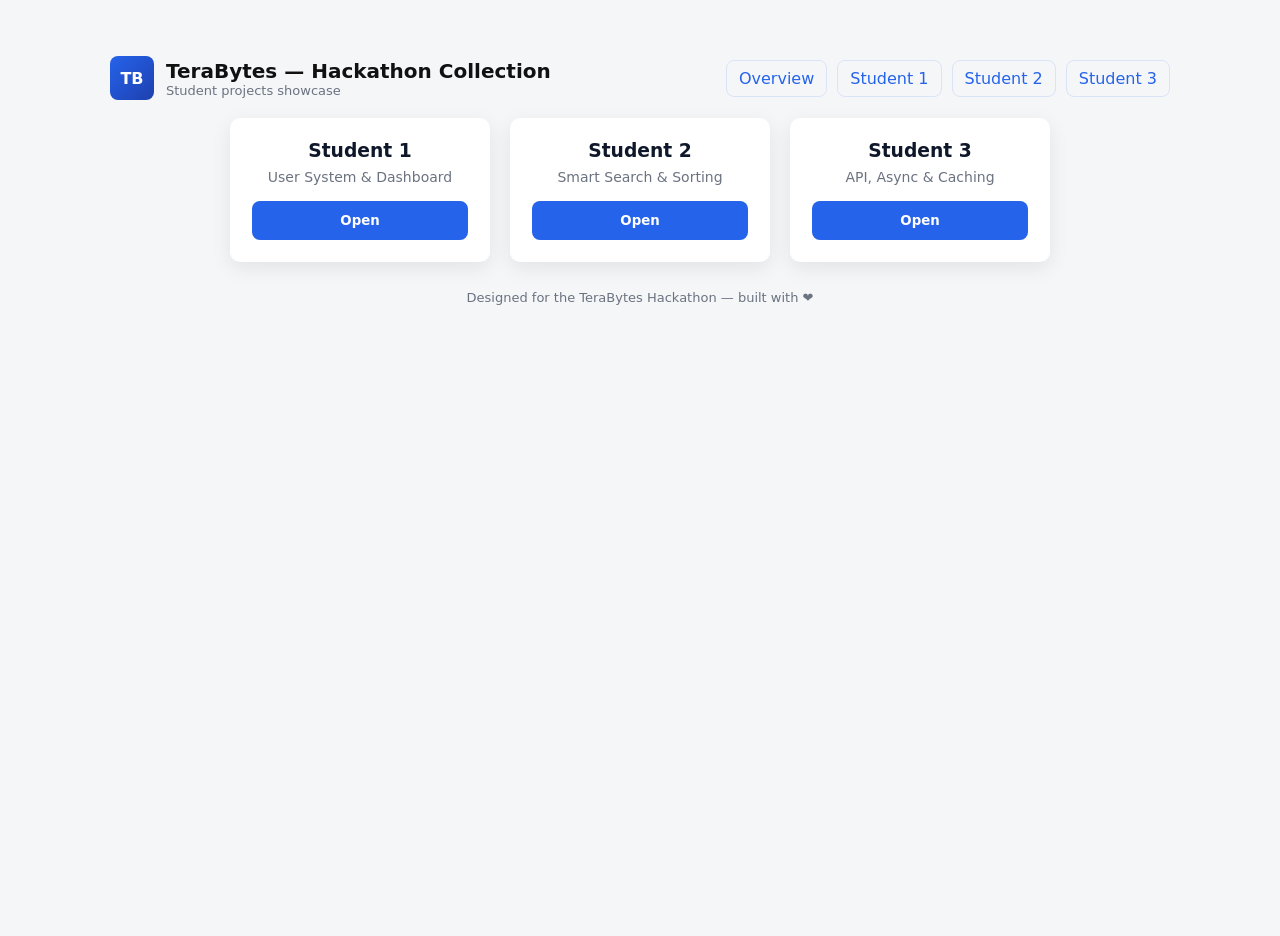
<file: index.html>
<!DOCTYPE html>
<html lang="en">
<head>
  <meta charset="UTF-8" />
  <meta name="viewport" content="width=device-width, initial-scale=1.0" />
  <title>Hackathon Dashboard</title>
  <link rel="stylesheet" href="styles.css" />
</head>

<body>
  <div class="container">
    <header class="header">
      <div class="brand">
        <div class="logo">TB</div>
        <div>
          <div class="title">TeraBytes — Hackathon Collection</div>
          <div class="tagline">Student projects showcase</div>
        </div>
      </div>

      <nav class="nav">
        <a href="#">Overview</a>
        <a href="./student1/dashboard.html">Student 1</a>
        <a href="./student2/home.html">Student 2</a>
        <a href="./student3/api.html">Student 3</a>
      </nav>
    </header>

    <main>
      <div class="dashboard">
        <div class="card">
          <h3>Student 1</h3>
          <p>User System & Dashboard</p>
          <button class="btn" onclick="location.href='./student1/dashboard.html'">Open</button>
        </div>

        <div class="card">
          <h3>Student 2</h3>
          <p>Smart Search & Sorting</p>
          <button class="btn" onclick="location.href='./student2/home.html'">Open</button>
        </div>

        <div class="card">
          <h3>Student 3</h3>
          <p>API, Async & Caching</p>
          <button class="btn" onclick="location.href='./student3/api.html'">Open</button>
        </div>
      </div>
    </main>

    <footer class="footer">
      Designed for the TeraBytes Hackathon — built with ❤️
    </footer>
  </div>
</body>
</html>
</file>
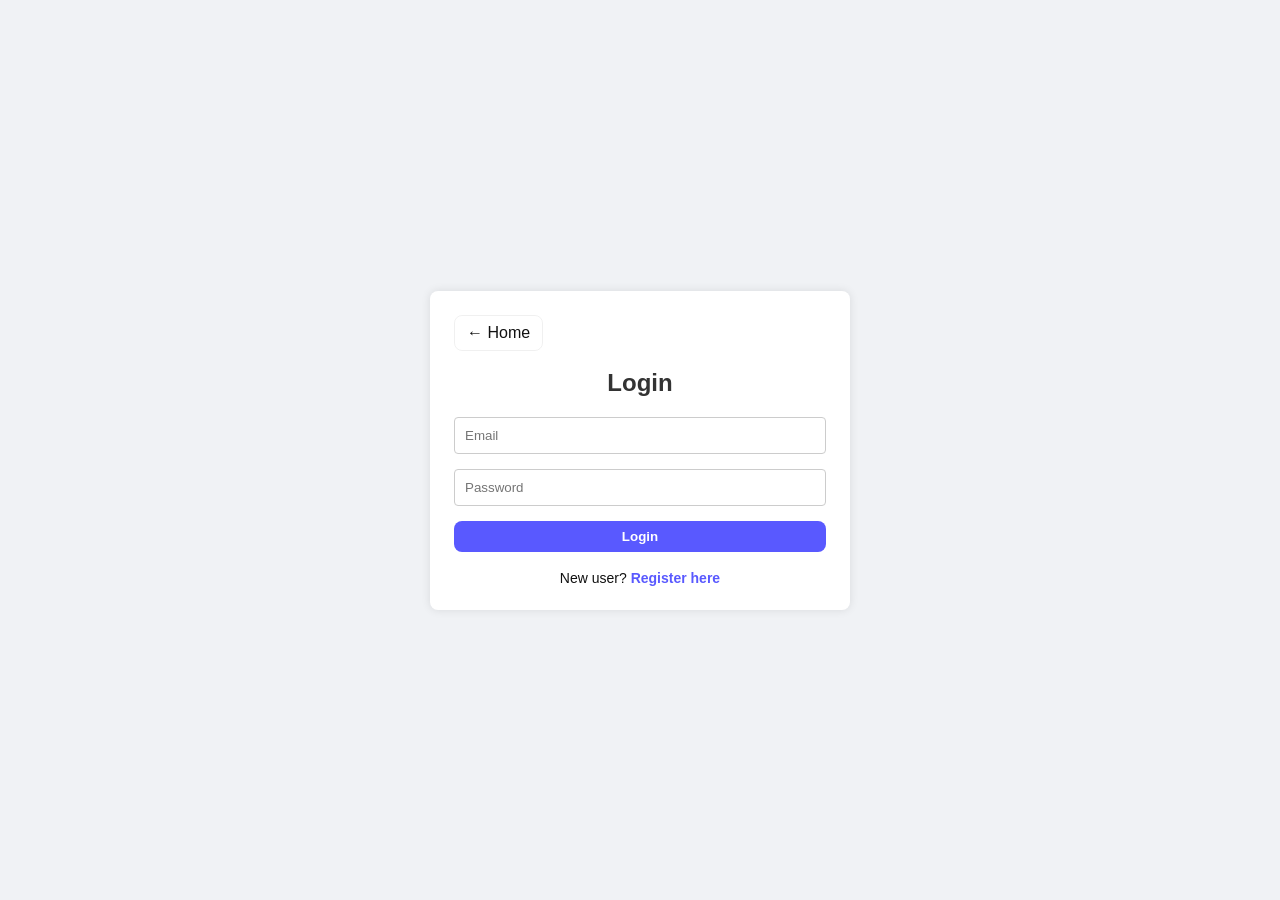
<file: student1/dashboard.html>
<!DOCTYPE html>
<html lang="en">
  <head>
    <meta charset="UTF-8" />
    <meta name="viewport" content="width=device-width, initial-scale=1.0" />
    <link rel="stylesheet" href="../styles.css" />
    <link rel="stylesheet" href="style.css" />
    <title>Hackathon App</title>
  </head>

  <body>
    <div class="container">
      <header class="page-header">
        <a class="back-btn" href="../index.html">← Home</a>
        <div style="flex:1"></div>
      </header>
      <!-- LOGIN -->
      <div id="loginSection">
        <form id="loginForm">
          <h2>Login</h2>
          <input type="email" id="loginEmail" placeholder="Email" required />
          <input
            type="password"
            id="loginPassword"
            placeholder="Password"
            required
          />
          <button class="btn" type="submit">Login</button>
          <div id="loginError"></div>
          <p class="text">
            New user? <a href="#" onclick="showRegistration()">Register here</a>
          </p>
        </form>
      </div>

      <!-- REGISTER -->
      <div id="registrationSection">
        <form id="registrationForm">
          <h2>Register</h2>
          <input type="text" id="regName" placeholder="Name" required />
          <input type="email" id="regEmail" placeholder="Email" required />
          <input
            type="password"
            id="regPassword"
            placeholder="Password"
            required
          />

          <div class="role">
            <label>
              <input type="radio" name="role" value="user" checked /> User
            </label>
            <label>
              <input type="radio" name="role" value="admin" /> Admin
            </label>
          </div>

          <button class="btn" type="submit">Register</button>
          <div id="regError"></div>

          <p class="text">
            Already registered?
            <a href="#" onclick="showLogin()">Login here</a>
          </p>
        </form>
      </div>

      <!-- OTP (2FA) SECTION -->
      <div id="otpSection" style="display: none">
        <h2>2FA Verification</h2>
        <p id="otpDisplay"></p>

        <input
          type="text"
          id="otpInput"
          placeholder="Enter 6-digit OTP"
          maxlength="6"
        />

        <button class="btn" onclick="verifyOTP()">Verify</button>
        <div id="otpError" style="color: red; margin-top: 8px"></div>
        <div class="progress-container">
          <div id="otpProgress"></div>
        </div>
        <p id="otpTimerText" style="font-size: 14px; color: #555"></p>
      </div>

      <!-- APP -->
      <div id="appSection" style="display: none">
        <!-- ADMIN -->
        <div id="adminApp" style="display: none">
          <nav>
            <button class="btn logoutBtn" onclick="logout()">Logout</button>
          </nav>

          <h2>Welcome to the Admin Panel</h2>

          <h3>Registered Users</h3>
          <div id="noUsersMsg" style="display: none; color: #666">
            No users found
          </div>

          <table id="usersTable" class="users-table" style="display: none">
            <thead>
              <tr>
                <th>Name</th>
                <th>Email</th>
                <th>Role</th>
              </tr>
            </thead>
            <tbody id="usersTableBody"></tbody>
          </table>

          <h3 style="margin-top: 16px">Activity Logs</h3>
          <div id="noLogsMsg" style="display: none; color: #666">
            No logs yet
          </div>

          <table id="logsTable" class="users-table" style="display: none">
            <thead>
              <tr>
                <th>Type</th>
                <th>Email</th>
                <th>Timestamp</th>
              </tr>
            </thead>
            <tbody id="logsTableBody"></tbody>
          </table>
        </div>

        <!-- USER -->
        <div id="userApp" style="display: none">
          <nav>
            <button class="btn logoutBtn" onclick="logout()">Logout</button>
          </nav>

          <h2>Welcome to the User Panel</h2>

          <div id="profileCard" class="profile-card" style="display: none">
            <h3>Your Profile</h3>
            <p><strong>Name:</strong> <span id="profileName"></span></p>
            <p><strong>Email:</strong> <span id="profileEmail"></span></p>
            <p><strong>Role:</strong> <span id="profileRole"></span></p>
            <p id="noProfileMsg" style="display: none; color: #a00">
              No user logged in
            </p>
            <hr style="margin: 12px 0" />

            <label style="display: flex; align-items: center; gap: 8px">
              <input type="checkbox" id="toggle2FA" />
              Enable Two-Factor Authentication (2FA)
            </label>

            <div id="disable2FABox" style="display: none; margin-top: 8px">
              <input
                type="password"
                id="confirmPassword"
                placeholder="Confirm password to disable 2FA"
              />
              <button class="btn" onclick="disable2FA()">
                Confirm Disable
              </button>
              <p id="disable2FAError" style="color: red; font-size: 14px"></p>
            </div>
          </div>
        </div>
      </div>
    </div>

    <script src="script.js"></script>
  </body>
</html>
</file>
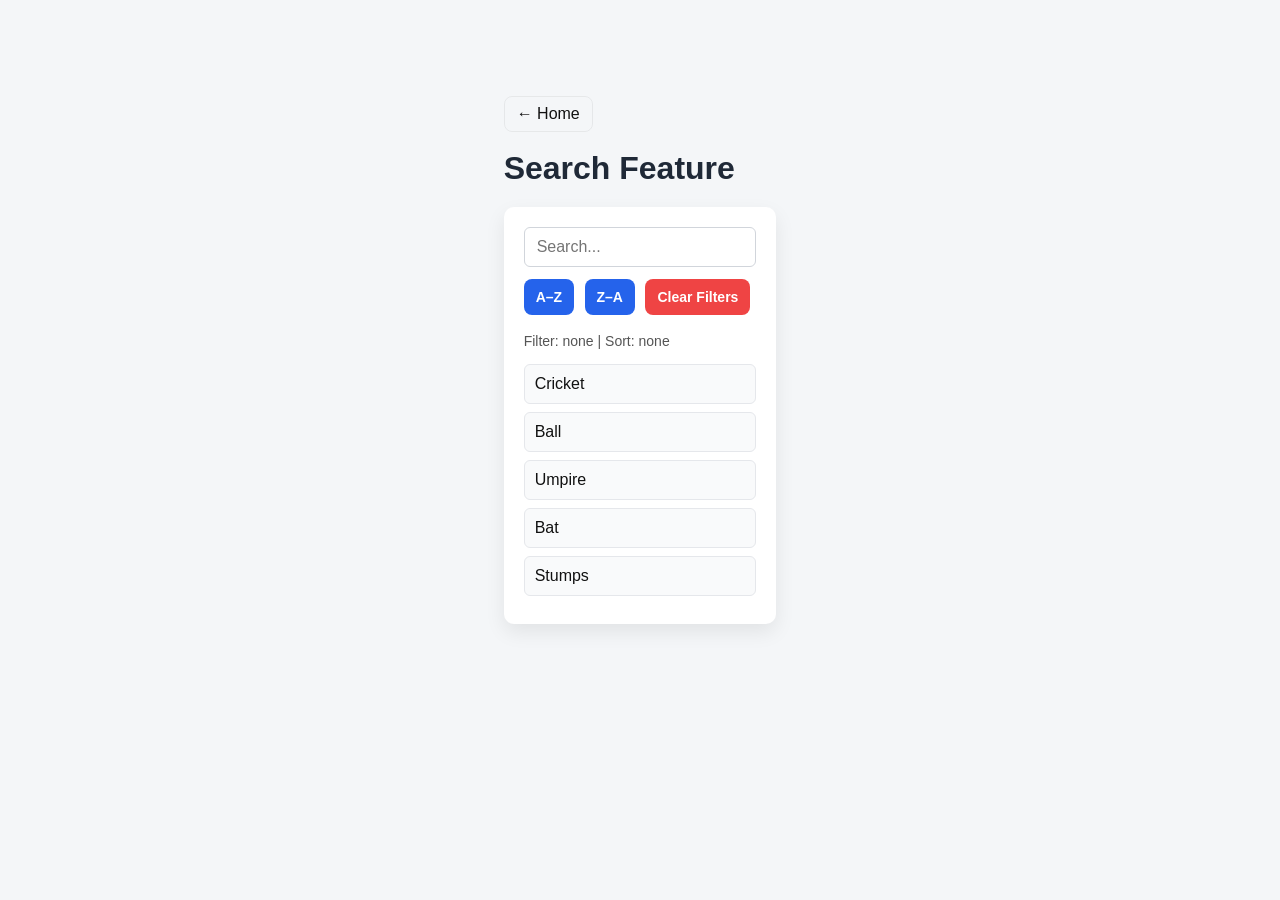
<file: student2/home.html>
<!DOCTYPE html>
<html lang="en">
  <head>
    <meta charset="UTF-8" />
    <meta name="viewport" content="width=device-width, initial-scale=1.0" />
    <title>Smart Search</title>
    <link rel="stylesheet" href="../styles.css" />
    <link rel="stylesheet" href="styles.css" />
  </head>

  <body>
    <div class="container">
      <header class="page-header">
        <a class="back-btn" href="../index.html">← Home</a>
        <div style="flex:1"></div>
      </header>

      <h1>Search Feature</h1>

      <main>
        <div id="search-container">
        <input id="search-input" type="text" placeholder="Search..." />

        <div class="controls">
          <button class="btn" onclick="ascending()">A–Z</button>
          <button class="btn" onclick="descending()">Z–A</button>
          <button class="btn" onclick="clearFilters()">Clear Filters</button>
        </div>
        <p
          id="status"
          style="margin-top: 8px; font-size: 14px; color: #555"
        ></p>
        <ul id="item-list"></ul>
      </div>
    </main>
    </div>
    <script src="script.js"></script>
  </body>
</html>
</file>
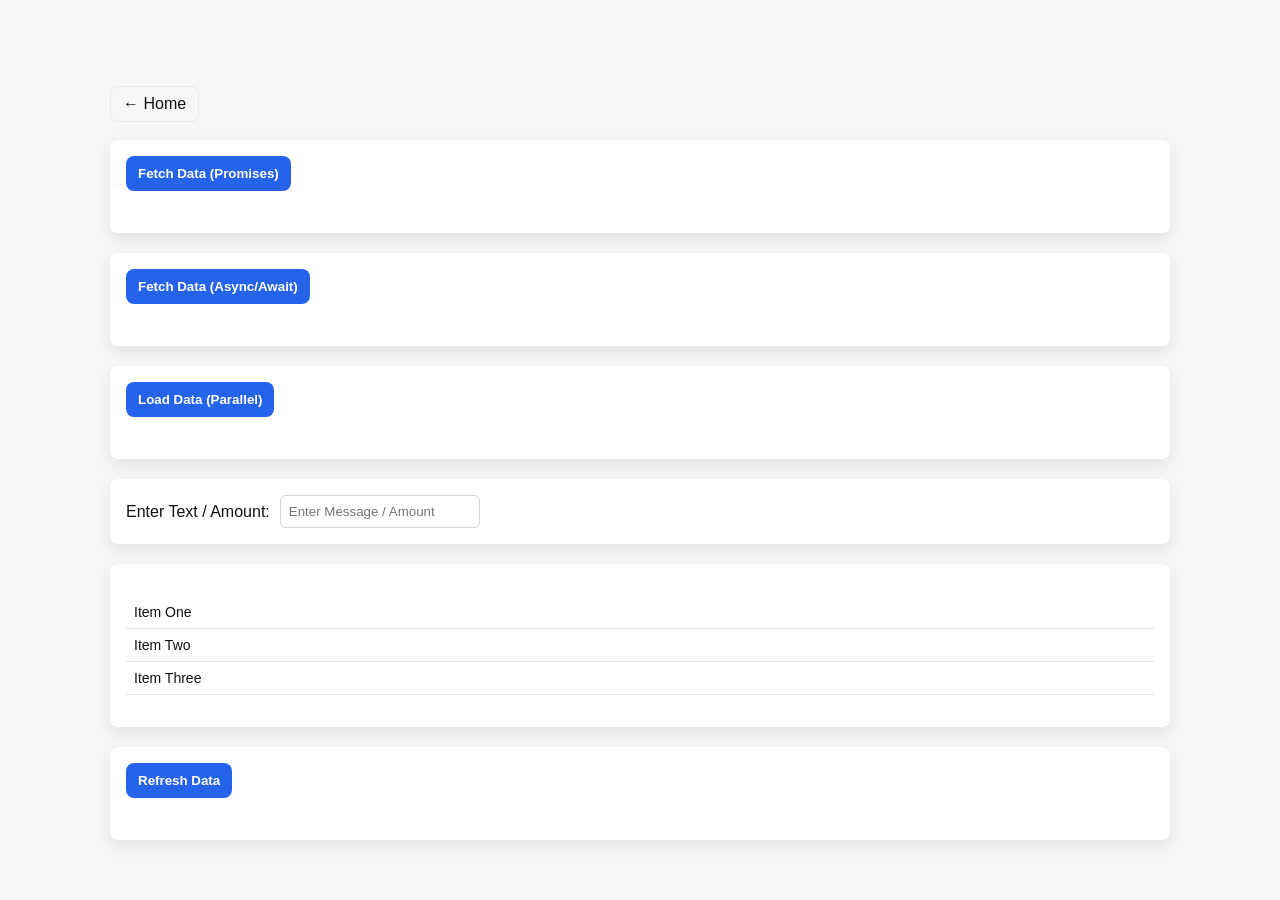
<file: student3/api.html>
<!DOCTYPE html>
<html lang="en">
  <head>
    <meta charset="UTF-8" />
    <meta name="viewport" content="width=device-width, initial-scale=1.0" />
    <link rel="stylesheet" href="../styles.css" />
    <link rel="stylesheet" href="style.css" />
    <title>API Playground</title>
  </head>
  <body>
    <div class="container">
      <header class="page-header">
        <a class="back-btn" href="../index.html">← Home</a>
        <div style="flex:1"></div>
      </header>
    <section id="feature13">
      <button id="fetchPromisesBtn" class="btn">Fetch Data (Promises)</button>
      <div id="loadingPromises" style="display: none">Loading...</div>
      <ul id="dataPromises"></ul>
      <div id="errorPromises" style="color: crimson; margin-top: 6px"></div>
    </section>

    <section id="feature14" style="margin-top: 18px">
      <button id="fetchAsyncBtn" class="btn">Fetch Data (Async/Await)</button>
      <div id="loadingAsync" style="display: none">Loading...</div>
      <ul id="dataAsync"></ul>
      <div id="errorAsync" style="color: crimson; margin-top: 6px"></div>
    </section>

    <section id="feature15" style="margin-top: 18px">
      <button id="loadParallelBtn" class="btn">Load Data (Parallel)</button>
      <div id="loadingParallel" style="display: none">Loading...</div>
      <ul id="dataParallel"></ul>
      <div id="errorParallel" style="color: crimson; margin-top: 6px"></div>
    </section>

    <section id="switch_btn">
      <label for = "text_input">Enter Text / Amount:</label>
      <input type="text" id="input" placeholder="Enter Message / Amount"/>
      <button id="pay" style="display: none">pay</button>
      <button id="message" style="display: none">send message</button>
    </section>

    <section>
      <ul id="delegationList"></ul>
    </section>

    <section id="feature18" style="margin-top: 20px">
      <button id="refreshBtn" class="btn">Refresh Data</button>
      <div id="loadingCache" style="display: none">Loading...</div>
      <ul id="cacheData"></ul>
      <div id="cacheError" style="color: crimson; margin-top: 6px"></div>
    </section>
    </div>

    <script src="script.js"></script>
  </body>
</html>
</file>
<file: styles.css>
/* Shared site styles */
:root {
  --bg: #f4f6f8;
  --card: #ffffff;
  --accent: #2563eb;
  --accent-dark: #1e40af;
  --muted: #6b7280;
  --radius: 10px;
  --shadow: 0 6px 20px rgba(3, 7, 18, 0.08);
}

* {
  box-sizing: border-box;
  font-family: Inter, system-ui, -apple-system, "Segoe UI", Roboto,
    "Helvetica Neue", Arial;
}
html,
body {
  height: 100%;
  margin: 0;
  background: var(--bg);
  color: #111;
}

.container {
  max-width: 1100px;
  margin: 36px auto;
  padding: 20px;
}
.header {
  display: flex;
  justify-content: space-between;
  align-items: center;
  gap: 12px;
  margin-bottom: 18px;
}
.brand {
  display: flex;
  align-items: center;
  gap: 12px;
}
.brand .logo {
  width: 44px;
  height: 44px;
  border-radius: 8px;
  background: linear-gradient(135deg, var(--accent), var(--accent-dark));
  display: flex;
  align-items: center;
  justify-content: center;
  color: white;
  font-weight: 700;
}
.title {
  font-size: 20px;
  font-weight: 700;
}
.tagline {
  color: var(--muted);
  font-size: 13px;
}

.nav {
  display: flex;
  gap: 10px;
}
.nav a {
  padding: 8px 12px;
  border-radius: 8px;
  text-decoration: none;
  color: var(--accent);
  border: 1px solid rgba(37, 99, 235, 0.12);
}

.footer {
  margin-top: 28px;
  color: var(--muted);
  font-size: 13px;
  text-align: center;
}

.dashboard {
  display: flex;
  gap: 20px;
  flex-wrap: wrap;
  justify-content: center;
}
.card {
  background: var(--card);
  padding: 22px;
  border-radius: var(--radius);
  width: 260px;
  text-align: center;
  box-shadow: var(--shadow);
  transition: transform 0.18s ease, box-shadow 0.18s ease;
}
.card:hover {
  transform: translateY(-6px);
  box-shadow: 0 12px 30px rgba(3, 7, 18, 0.12);
}
.card h3 {
  margin: 0 0 8px;
  color: #0f172a;
}
.card p {
  margin: 0 0 16px;
  color: var(--muted);
  font-size: 14px;
}
.card .btn {
  background: var(--accent);
  color: white;
  border: none;
  padding: 12px 14px;
  border-radius: 8px;
  cursor: pointer;
  width: 100%;
  font-weight: 600;
}
.card .btn:hover {
  background: var(--accent-dark);
}

/* global button helper */
.btn {
  background: var(--accent);
  color: white;
  border: none;
  padding: 10px 12px;
  border-radius: 8px;
  cursor: pointer;
  font-weight: 600;
}
.btn:hover {
  background: var(--accent-dark);
}

/* page header for student pages */
.page-header {
  display: flex;
  align-items: center;
  justify-content: space-between;
  gap: 12px;
  margin-bottom: 18px;
}
.back-btn {
  background: transparent;
  border: 1px solid rgba(0, 0, 0, 0.06);
  padding: 8px 12px;
  border-radius: 8px;
  color: #111;
  text-decoration: none;
}

/* responsive */
@media (max-width: 768px) {
  .card {
    width: 45%;
  }
}
@media (max-width: 480px) {
  .card {
    width: 100%;
    max-width: 360px;
  }
}
</file>
<file: student1/style.css>
/* ===== RESET & BASE ===== */
* {
  margin: 0;
  padding: 0;
  box-sizing: border-box;
  font-family: 'Poppins', sans-serif;
}

body {
  background: #f0f2f5;
  display: flex;
  justify-content: center;
  align-items: center;
  min-height: 100vh;
  width: 100%;
  padding: 20px;
}

/* ===== CONTAINER ===== */
.container {
  background: #ffffff;
  padding: 24px;
  border-radius: 8px;
  box-shadow: 0 0 10px rgba(0, 0, 0, 0.1);
  width: 100%;
  max-width: 420px;
}

/* ===== HEADINGS ===== */
h2 {
  text-align: center;
  margin-bottom: 20px;
  color: #333;
}

h3 {
  margin: 10px 0;
  color: #333;
}

/* ===== FORMS ===== */
form {
  display: flex;
  flex-direction: column;
}

input[type="text"],
input[type="password"],
input[type="email"] {
  width: 100%;
  padding: 10px;
  margin-bottom: 15px;
  border: 1px solid #ccc;
  border-radius: 4px;
}

input:focus {
  outline: none;
  border-color: #5959ff;
}

/* ===== BUTTONS ===== */
.btn {
  color: #fff;
  background: rgb(89, 89, 255);
  padding: 8px 14px;
  border: none;
  border-radius: 8px;
  cursor: pointer;
  font-weight: 600;
  transition: background 0.3s, transform 0.1s;
}

.btn:hover {
  background: rgb(70, 70, 255);
}

.btn:active {
  transform: scale(0.98);
}

/* Logout button */
.logoutBtn {
  background: rgb(255, 89, 89);
}

.logoutBtn:hover {
  background: rgb(255, 70, 70);
}

/* ===== TEXT / LINKS ===== */
.text {
  margin-top: 10px;
  font-size: 14px;
  text-align: center;
}

.text a {
  color: #5959ff;
  text-decoration: none;
  font-weight: 600;
}

.text a:hover {
  text-decoration: underline;
}

/* ===== ROLE SELECT ===== */
.role {
  display: flex;
  justify-content: center;
  margin-bottom: 15px;
  font-size: 14px;
  gap: 15px;
}

/* ===== ERROR MESSAGES ===== */
#loginError,
#regError,
#otpError {
  color: red;
  margin-top: 8px;
  text-align: center;
  font-size: 14px;
}

/* ===== NAV ===== */
nav {
  display: flex;
  justify-content: flex-end;
  margin-bottom: 15px;
}

/* ===== PROFILE CARD ===== */
.profile-card {
  text-align: left;
  background: #fbfcff;
  border-radius: 6px;
  padding: 12px;
  border: 1px solid #e5e7eb;
}

.profile-card h3 {
  margin-bottom: 8px;
}

.profile-card p {
  margin: 6px 0;
  color: #444;
}

/* ===== TABLES (ADMIN) ===== */
.users-table {
  width: 100%;
  border-collapse: collapse;
  margin-top: 10px;
}

.users-table th,
.users-table td {
  padding: 8px;
  border: 1px solid #eaeaea;
  text-align: left;
  font-size: 14px;
}

.users-table thead th {
  background: #f6f7fb;
  font-weight: 600;
}

.users-table tbody tr:nth-child(even) {
  background: #fbfbfb;
}

/* ===== OTP (2FA) ===== */
#otpSection {
  text-align: center;
}

#otpDisplay {
  font-size: 18px;
  font-weight: 700;
  color: #2563eb;
  margin-bottom: 12px;
}

#otpInput {
  text-align: center;
  letter-spacing: 4px;
  font-size: 16px;
}

/* ===== RESPONSIVE ===== */
@media (max-width: 480px) {
  .container {
    max-width: 100%;
    padding: 16px;
  }

  .role {
    flex-direction: column;
    gap: 6px;
  }

  nav {
    margin-bottom: 10px;
  }

  .users-table th,
  .users-table td {
    font-size: 13px;
  }

  .btn {
    width: 100%;
    padding: 10px;
  }
}

.progress-container {
  width: 100%;
  height: 8px;
  background: #e5e7eb;
  border-radius: 6px;
  margin: 8px 0;
  overflow: hidden;
}

#otpProgress {
  height: 100%;
  width: 100%;
  background: #2563eb;
  transition: width 1s linear;
}
</file>
<file: student2/styles.css>
/* Reset & Base */
* {
  margin: 0;
  padding: 0;
  box-sizing: border-box;
  font-family: "Segoe UI", Arial, sans-serif;
}

body {
  background-color: #f4f6f8;
  min-height: 100vh;
  display: flex;
  flex-direction: column;
  align-items: center;
  padding: 40px 20px;
}

/* Heading */
h1 {
  margin-bottom: 20px;
  color: #1f2937;
}

/* Main container */
main {
  width: 100%;
  max-width: 500px;
}

/* Search container */
#search-container {
  background: #ffffff;
  padding: 20px;
  border-radius: 10px;
  box-shadow: 0 8px 20px rgba(0, 0, 0, 0.08);
}

/* Input */
#search-input {
  width: 100%;
  padding: 10px 12px;
  font-size: 16px;
  border: 1px solid #d1d5db;
  border-radius: 6px;
  margin-bottom: 12px;
  outline: none;
}

#search-input:focus {
  border-color: #3b82f6;
}

/* Buttons */
button {
  padding: 8px 12px;
  margin-right: 6px;
  margin-bottom: 10px;
  border: none;
  border-radius: 6px;
  cursor: pointer;
  font-size: 14px;
  background-color: #3b82f6;
  color: white;
  transition: background-color 0.2s ease;
}

button:hover {
  background-color: #2563eb;
}

/* Clear button style */
button:last-of-type {
  background-color: #ef4444;
}

button:last-of-type:hover {
  background-color: #dc2626;
}

/* List */
#item-list {
  list-style: none;
  margin-top: 15px;
}

/* List items */
#item-list li {
  padding: 10px;
  margin-bottom: 8px;
  background-color: #f9fafb;
  border-radius: 6px;
  border: 1px solid #e5e7eb;
  transition: transform 0.15s ease, background-color 0.15s ease;
}

#item-list li:hover {
  background-color: #e0f2fe;
  transform: translateX(5px);
}
</file>
<file: student3/style.css>
* {
  box-sizing: border-box;
  font-family: Arial, Helvetica, sans-serif;
}

body {
  background: #f4f6f8;
  padding: 30px;
}

/* Section cards */
section {
  background: #ffffff;
  padding: 16px;
  margin-bottom: 20px;
  border-radius: 8px;
  box-shadow: 0 6px 15px rgba(0, 0, 0, 0.08);
}

/* Buttons */
button {
  padding: 8px 14px;
  margin-bottom: 10px;
  border: none;
  border-radius: 6px;
  background-color: #2563eb;
  color: white;
  cursor: pointer;
  transition: background 0.2s ease;
}

button:hover {
  background-color: #1e40af;
}

button:disabled {
  background-color: #9ca3af;
  cursor: not-allowed;
}

/* Lists */
ul {
  list-style: none;
  padding-left: 0;
}

li {
  padding: 8px;
  border-bottom: 1px solid #e5e7eb;
  font-size: 14px;
}

/* Input */
input {
  padding: 8px;
  width: 200px;
  margin-right: 10px;
  border-radius: 6px;
  border: 1px solid #d1d5db;
}

/* Switch button section */
#switch_btn {
  display: flex;
  align-items: center;
  gap: 10px;
}

/* Pay button */
#pay {
  background-color: #16a34a;
}

#pay:hover {
  background-color: #15803d;
}

/* Message button */
#message {
  background-color: #f97316;
}

#message:hover {
  background-color: #ea580c;
}

.delegated-item {
  padding: 8px;
  cursor: pointer;
}

.delegated-item.active {
  background: #dbeafe;
  font-weight: bold;
}
</file>
